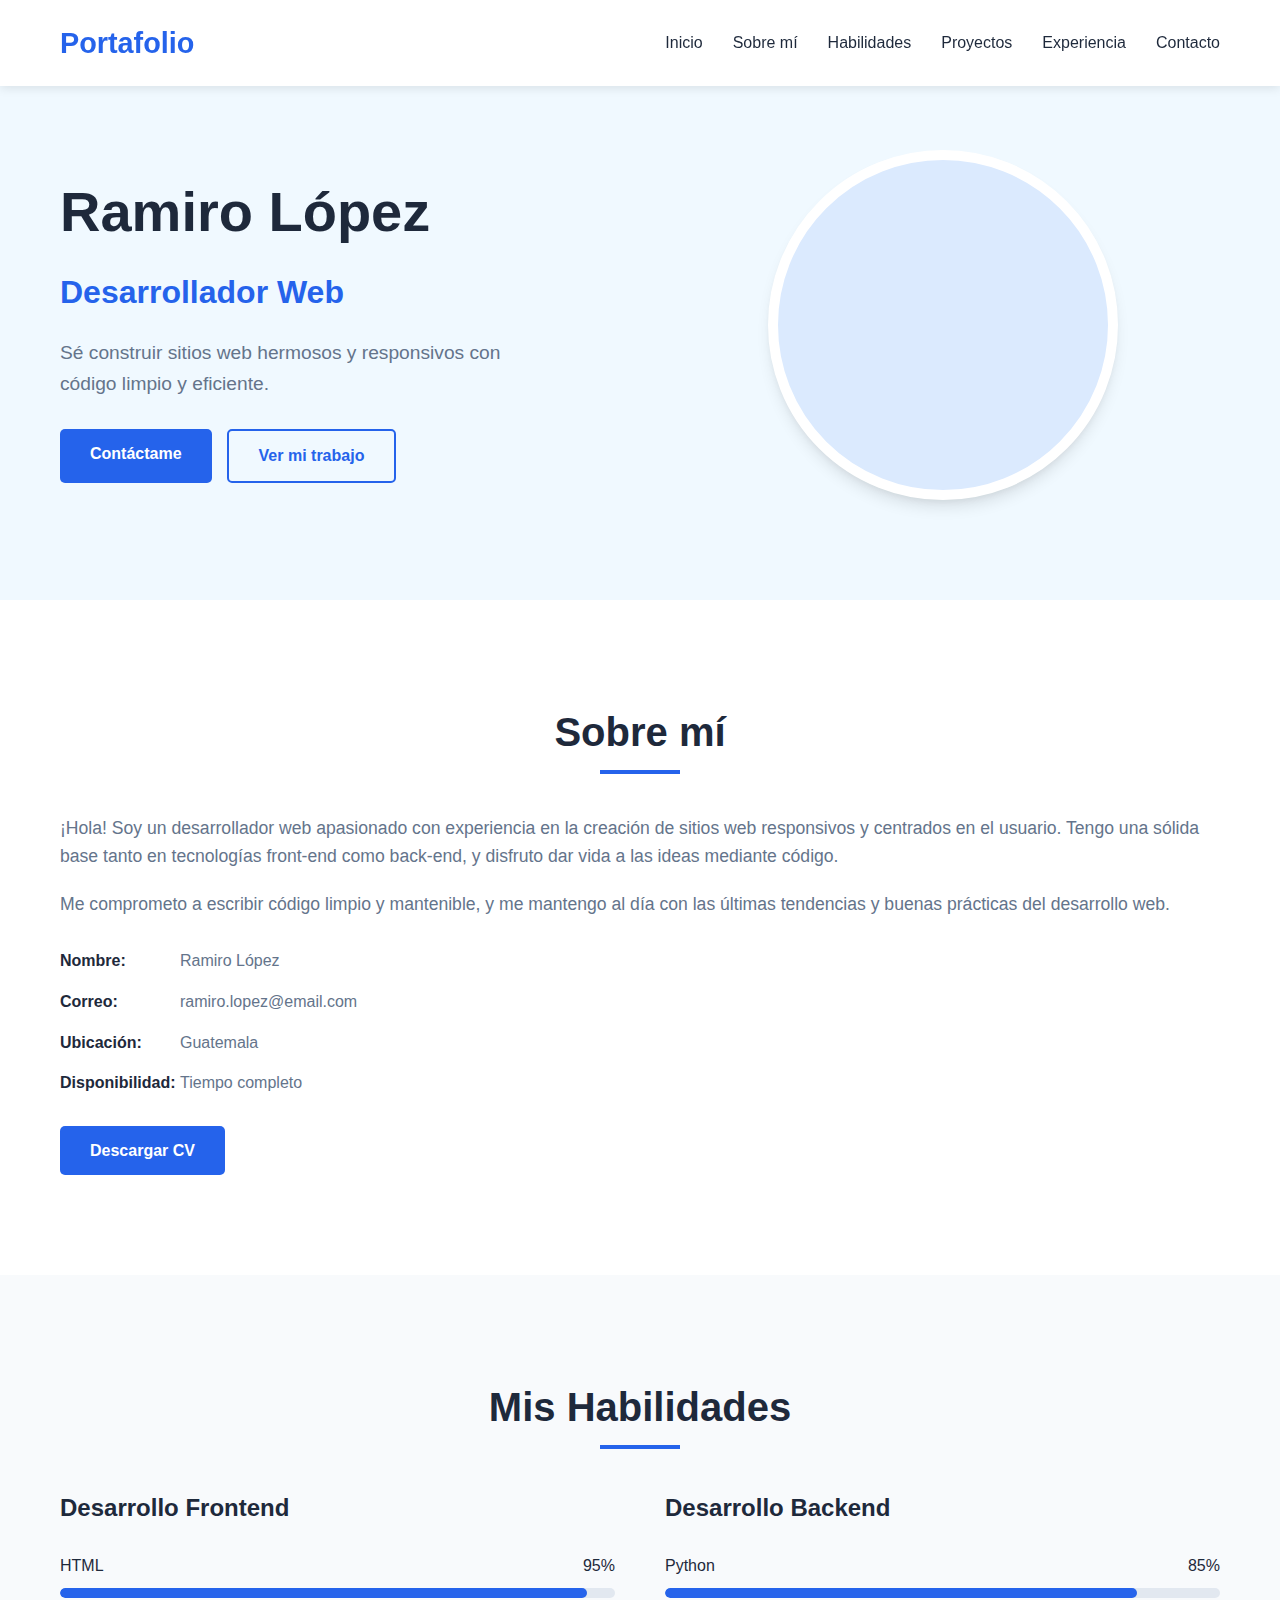
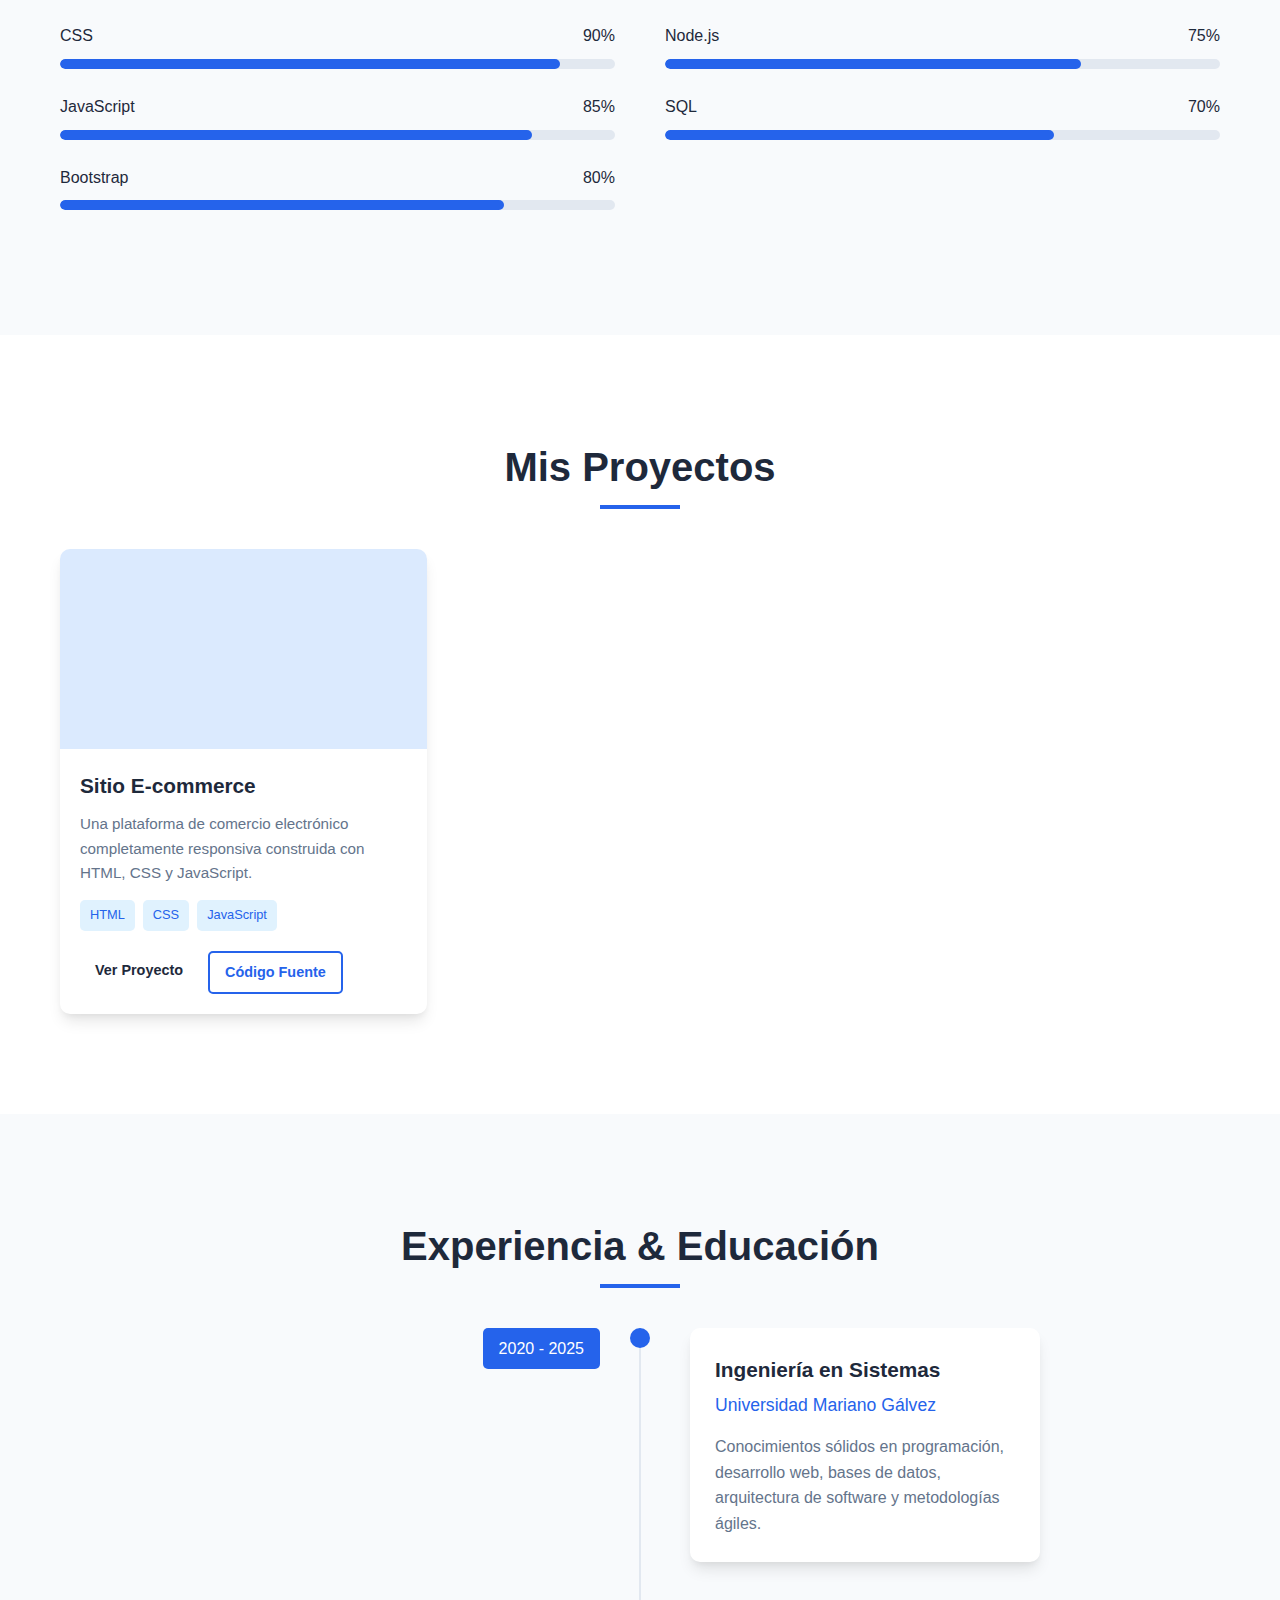
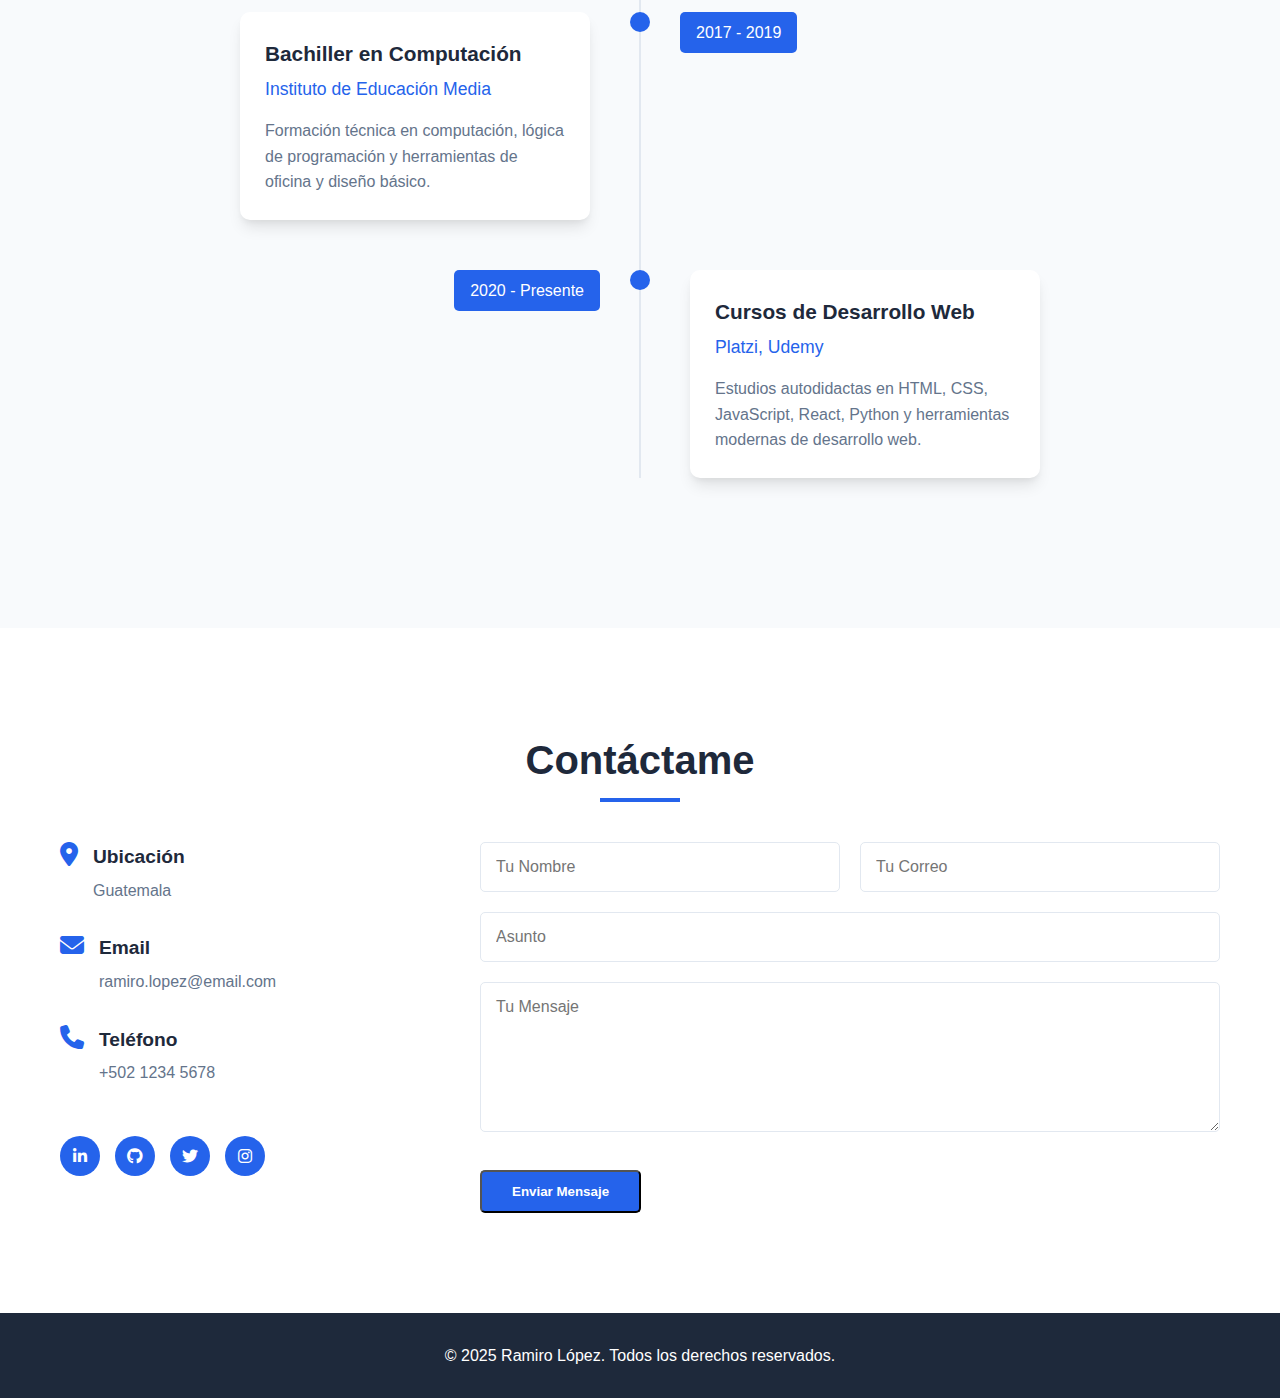
<file: 03 - portafolio/index.html>
<!DOCTYPE html>
<html lang="es">
<head>
    <meta charset="UTF-8">
    <meta name="viewport" content="width=device-width, initial-scale=1.0">
    <title>Portafolio de Desarrollador Web</title>
    <link rel="stylesheet" href="styles.css">
    <link rel="stylesheet" href="https://cdnjs.cloudflare.com/ajax/libs/font-awesome/6.4.0/css/all.min.css">
</head>
<body>
    <header>
        <div class="container">
            <nav>
                <div class="logo">Portafolio</div>
                <ul class="nav-links">
                    <li><a href="#home">Inicio</a></li>
                    <li><a href="#about">Sobre mí</a></li>
                    <li><a href="#skills">Habilidades</a></li>
                    <li><a href="#projects">Proyectos</a></li>
                    <li><a href="#experience">Experiencia</a></li>
                    <li><a href="#contact">Contacto</a></li>
                </ul>
                <div class="hamburger">
                    <span></span>
                    <span></span>
                    <span></span>
                </div>
            </nav>
        </div>
    </header>

    <section id="home" class="hero">
        <div class="container">
            <div class="hero-content">
                <h1>Ramiro López</h1>
                <h2>Desarrollador Web</h2>
                <p>Sé construir sitios web hermosos y responsivos con código limpio y eficiente.</p>
                <div class="cta-buttons">
                    <a href="#contact" class="btn primary-btn">Contáctame</a>
                    <a href="#projects" class="btn secondary-btn">Ver mi trabajo</a>
                </div>
            </div>
            <div class="hero-image">
                <div style="background-image: url(https://plus.unsplash.com/premium_photo-1689568126014-06fea9d5d341?fm=jpg&q=60&w=3000&ixlib=rb-4.0.3&ixid=M3wxMjA3fDB8MHxzZWFyY2h8MXx8cGVyZmlsfGVufDB8fDB8fHww);" class="profile-img">
                </div>
            </div>
        </div>
    </section>

    <section id="about" class="about">
        <div class="container">
            <h2 class="section-title">Sobre mí</h2>
            <div class="about-content">
                <div class="about-text">
                    <p>¡Hola! Soy un desarrollador web apasionado con experiencia en la creación de sitios web responsivos y centrados en el usuario. Tengo una sólida base tanto en tecnologías front-end como back-end, y disfruto dar vida a las ideas mediante código.</p>
                    <p>Me comprometo a escribir código limpio y mantenible, y me mantengo al día con las últimas tendencias y buenas prácticas del desarrollo web.</p>
                    <div class="personal-info">
                        <div class="info-item">
                            <span class="info-label">Nombre:</span>
                            <span class="info-value">Ramiro López</span>
                        </div>
                        <div class="info-item">
                            <span class="info-label">Correo:</span>
                            <span class="info-value">ramiro.lopez@email.com</span>
                        </div>
                        <div class="info-item">
                            <span class="info-label">Ubicación:</span>
                            <span class="info-value">Guatemala</span>
                        </div>
                        <div class="info-item">
                            <span class="info-label">Disponibilidad:</span>
                            <span class="info-value">Tiempo completo</span>
                        </div>
                    </div>
                    <a href="#" class="btn primary-btn">Descargar CV</a>
                </div>
            </div>
        </div>
    </section>

    <section id="skills" class="skills">
        <div class="container">
            <h2 class="section-title">Mis Habilidades</h2>
            <div class="skills-container">
                <div class="skill-category">
                    <h3>Desarrollo Frontend</h3>
                    <div class="skill-items">
                        <div class="skill-item">
                            <div class="skill-info">
                                <span>HTML</span>
                                <span>95%</span>
                            </div>
                            <div class="skill-bar"><div class="skill-progress" style="width: 95%"></div></div>
                        </div>
                        <div class="skill-item">
                            <div class="skill-info">
                                <span>CSS</span>
                                <span>90%</span>
                            </div>
                            <div class="skill-bar"><div class="skill-progress" style="width: 90%"></div></div>
                        </div>
                        <div class="skill-item">
                            <div class="skill-info">
                                <span>JavaScript</span>
                                <span>85%</span>
                            </div>
                            <div class="skill-bar"><div class="skill-progress" style="width: 85%"></div></div>
                        </div>
                        <div class="skill-item">
                            <div class="skill-info">
                                <span>Bootstrap</span>
                                <span>80%</span>
                            </div>
                            <div class="skill-bar"><div class="skill-progress" style="width: 80%"></div></div>
                        </div>
                    </div>
                </div>
                <div class="skill-category">
                    <h3>Desarrollo Backend</h3>
                    <div class="skill-items">
                        <div class="skill-item">
                            <div class="skill-info">
                                <span>Python</span>
                                <span>85%</span>
                            </div>
                            <div class="skill-bar"><div class="skill-progress" style="width: 85%"></div></div>
                        </div>
                        <div class="skill-item">
                            <div class="skill-info">
                                <span>Node.js</span>
                                <span>75%</span>
                            </div>
                            <div class="skill-bar"><div class="skill-progress" style="width: 75%"></div></div>
                        </div>
                        <div class="skill-item">
                            <div class="skill-info">
                                <span>SQL</span>
                                <span>70%</span>
                            </div>
                            <div class="skill-bar"><div class="skill-progress" style="width: 70%"></div></div>
                        </div>
                    </div>
                </div>
            </div>
        </div>
    </section>

    <section id="projects" class="projects">
        <div class="container">
            <h2 class="section-title">Mis Proyectos</h2>
            <div class="projects-grid">
                <!-- Ejemplo de proyecto traducido -->
                <div class="project-card">
                    <div class="project-img"></div>
                    <div class="project-content">
                        <h3>Sitio E-commerce</h3>
                        <p>Una plataforma de comercio electrónico completamente responsiva construida con HTML, CSS y JavaScript.</p>
                        <div class="project-tags">
                            <span>HTML</span>
                            <span>CSS</span>
                            <span>JavaScript</span>
                        </div>
                        <div class="project-links">
                            <a href="#" class="btn small-btn">Ver Proyecto</a>
                            <a href="#" class="btn small-btn secondary-btn">Código Fuente</a>
                        </div>
                    </div>
                </div>
                <!-- Repite el patrón para otros proyectos -->
            </div>
        </div>
    </section>

    <section id="experience" class="experience">
        <div class="container">
            <h2 class="section-title">Experiencia & Educación</h2>
            <div class="timeline">
                <div class="timeline-item">
                    <div class="timeline-dot"></div>
                    <div class="timeline-date">2020 - 2025</div>
                    <div class="timeline-content">
                        <h3>Ingeniería en Sistemas</h3>
                        <h4>Universidad Mariano Gálvez</h4>
                        <p>Conocimientos sólidos en programación, desarrollo web, bases de datos, arquitectura de software y metodologías ágiles.</p>
                    </div>
                </div>
                <div class="timeline-item">
                    <div class="timeline-dot"></div>
                    <div class="timeline-date">2017 - 2019</div>
                    <div class="timeline-content">
                        <h3>Bachiller en Computación</h3>
                        <h4>Instituto de Educación Media</h4>
                        <p>Formación técnica en computación, lógica de programación y herramientas de oficina y diseño básico.</p>
                    </div>
                </div>
                <div class="timeline-item">
                    <div class="timeline-dot"></div>
                    <div class="timeline-date">2020 - Presente</div>
                    <div class="timeline-content">
                        <h3>Cursos de Desarrollo Web</h3>
                        <h4>Platzi, Udemy</h4>
                        <p>Estudios autodidactas en HTML, CSS, JavaScript, React, Python y herramientas modernas de desarrollo web.</p>
                    </div>
                </div>
            </div>
        </div>
    </section>

    <section id="contact" class="contact">
        <div class="container">
            <h2 class="section-title">Contáctame</h2>
            <div class="contact-container">
                <div class="contact-info">
                    <div class="contact-item">
                        <i class="fas fa-map-marker-alt"></i>
                        <div>
                            <h3>Ubicación</h3>
                            <p>Guatemala</p>
                        </div>
                    </div>
                    <div class="contact-item">
                        <i class="fas fa-envelope"></i>
                        <div>
                            <h3>Email</h3>
                            <p>ramiro.lopez@email.com</p>
                        </div>
                    </div>
                    <div class="contact-item">
                        <i class="fas fa-phone"></i>
                        <div>
                            <h3>Teléfono</h3>
                            <p>+502 1234 5678</p>
                        </div>
                    </div>
                    <div class="social-links">
                        <a href="#" class="social-link"><i class="fab fa-linkedin-in"></i></a>
                        <a href="#" class="social-link"><i class="fab fa-github"></i></a>
                        <a href="#" class="social-link"><i class="fab fa-twitter"></i></a>
                        <a href="#" class="social-link"><i class="fab fa-instagram"></i></a>
                    </div>
                </div>
                <div class="contact-form">
                    <form>
                        <div class="form-group">
                            <input type="text" placeholder="Tu Nombre" required>
                        </div>
                        <div class="form-group">
                            <input type="email" placeholder="Tu Correo" required>
                        </div>
                        <div class="form-group">
                            <input type="text" placeholder="Asunto" required>
                        </div>
                        <div class="form-group">
                            <textarea placeholder="Tu Mensaje" required></textarea>
                        </div>
                        <button type="submit" class="btn primary-btn">Enviar Mensaje</button>
                    </form>
                </div>
            </div>
        </div>
    </section>

    <footer>
        <div class="container">
            <p>&copy; 2025 Ramiro López. Todos los derechos reservados.</p>
        </div>
    </footer>

    <script>
        document.addEventListener('DOMContentLoaded', function() {
            const hamburger = document.querySelector('.hamburger');
            const navLinks = document.querySelector('.nav-links');
            
            hamburger.addEventListener('click', function() {
                navLinks.classList.toggle('active');
                hamburger.classList.toggle('active');
            });

            document.querySelectorAll('.nav-links a').forEach(link => {
                link.addEventListener('click', () => {
                    navLinks.classList.remove('active');
                    hamburger.classList.remove('active');
                });
            });
        });
    </script>
</body>
</html>
</file>
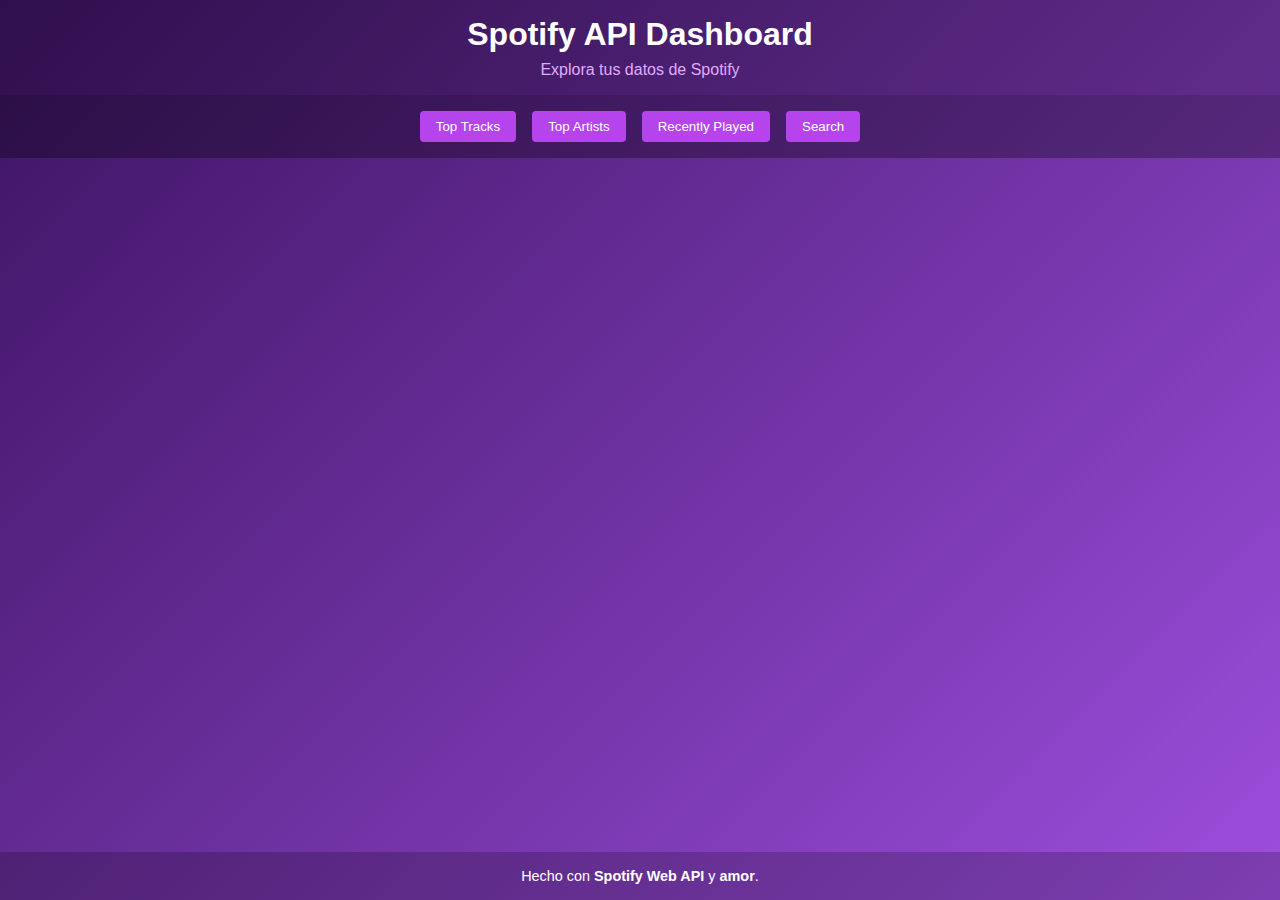
<file: 06 - Consumo APIs/index.html>
<!DOCTYPE html>
<html lang="es">
<head>
  <meta charset="UTF-8" />
  <meta name="viewport" content="width=device-width, initial-scale=1.0" />
  <title>Spotify API Dashboard</title>
  <link rel="stylesheet" href="./style.css">
</head>
<body>
  <header>
    <h1>Spotify API Dashboard</h1>
    <p>Explora tus datos de Spotify</p>
  </header>
  <nav>
    <button onclick="setView('topTracks')">Top Tracks</button>
    <button onclick="setView('topArtists')">Top Artists</button>
    <button onclick="setView('recentlyPlayed')">Recently Played</button>
    <button onclick="setView('search')">Search</button>
  </nav>
  <section id="content">
    <!-- Aquí se inyectará el contenido dinámico -->
  </section>
  <footer>
    Hecho con <strong>Spotify Web API</strong> y <strong>amor</strong>.
  </footer>
  <script src="./script.js"></script>
</body>
</html>
</file>
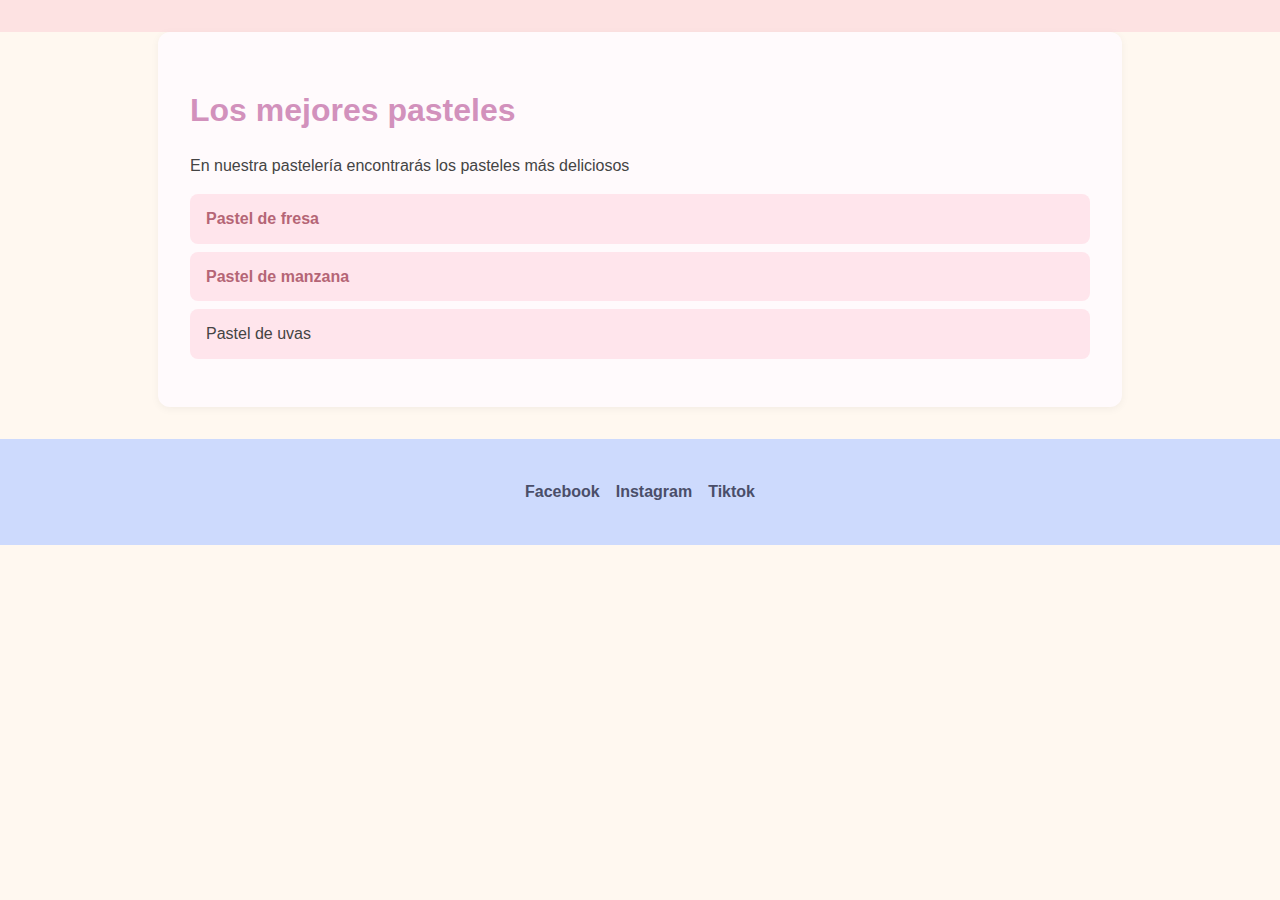
<file: estilos/index.html>
<!DOCTYPE html>
<html lang="en">
<head>
    <meta charset="UTF-8">
    <meta name="viewport" content="width=device-width, initial-scale=1.0">
    <title>Pastelería</title>
    <link rel="stylesheet" href="./style.css">
</head>
<body>
    <header>
        <nav></nav>
    </header>
    <main>
        <section>
            <h1>Los mejores pasteles</h1>
            <p>En nuestra pastelería encontrarás los pasteles más deliciosos</p>
            <ul>
                <li><a href="./pagina2.html">Pastel de fresa</a></li>
                <li><a href="./pastel_manzana.html">Pastel de manzana</a></li>
                <li>Pastel de uvas</li>
            </ul>
        </section>
    </main>
    <footer>
        <ul>
            <li>Facebook</li>
            <li>Instagram</li>
            <li>Tiktok</li>
        </ul>
    </footer>
</body>
</html>
</file>
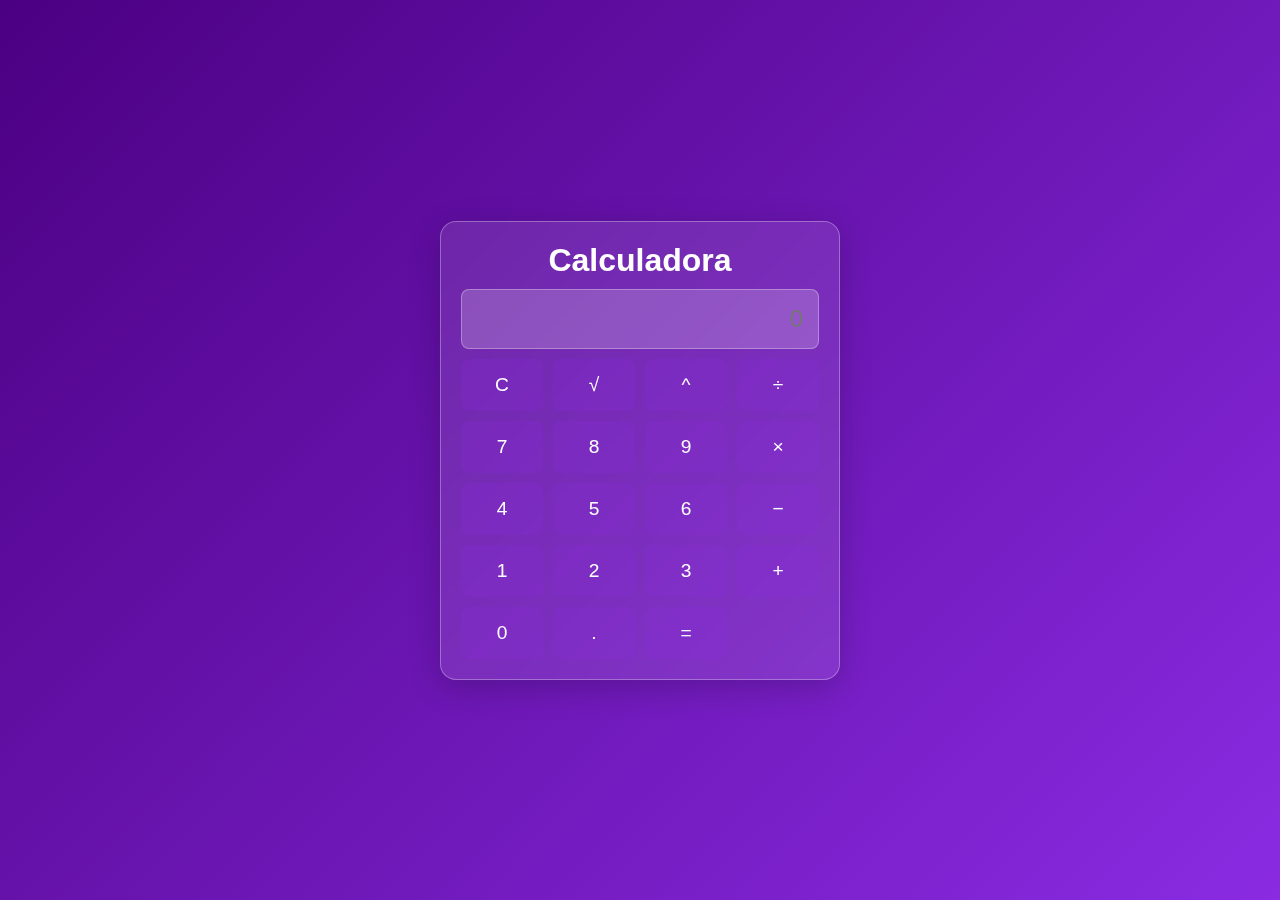
<file: 08 - localstorage/calculadora/index.html>
<!DOCTYPE html>
<html lang="es">
<head>
  <meta charset="UTF-8">
  <meta name="viewport" content="width=device-width, initial-scale=1.0">
  <title>Calculadora Avanzada</title>
  <link rel="stylesheet" href="./styles.css">
</head>
<body>
  <div class="container">
    <header>
      <h1>Calculadora</h1>
    </header>
    <div class="calculator">
      <input type="text" id="display" disabled placeholder="0" />
      <div class="buttons">
        <!-- Row 1 -->
        <button data-op="clear">C</button>
        <button data-op="sqrt">√</button>
        <button data-op="^">^</button>
        <button data-op="/">÷</button>
        <!-- Row 2 -->
        <button data-op="7">7</button>
        <button data-op="8">8</button>
        <button data-op="9">9</button>
        <button data-op="*">×</button>
        <!-- Row 3 -->
        <button data-op="4">4</button>
        <button data-op="5">5</button>
        <button data-op="6">6</button>
        <button data-op="-">−</button>
        <!-- Row 4 -->
        <button data-op="1">1</button>
        <button data-op="2">2</button>
        <button data-op="3">3</button>
        <button data-op="+">+</button>
        <!-- Row 5 -->
        <button data-op="0">0</button>
        <button data-op=".">.</button>
        <button data-op="=">=</button>
      </div>
    </div>
  </div>
  <script src="./script.js"></script>
</body>
</html>
</file>
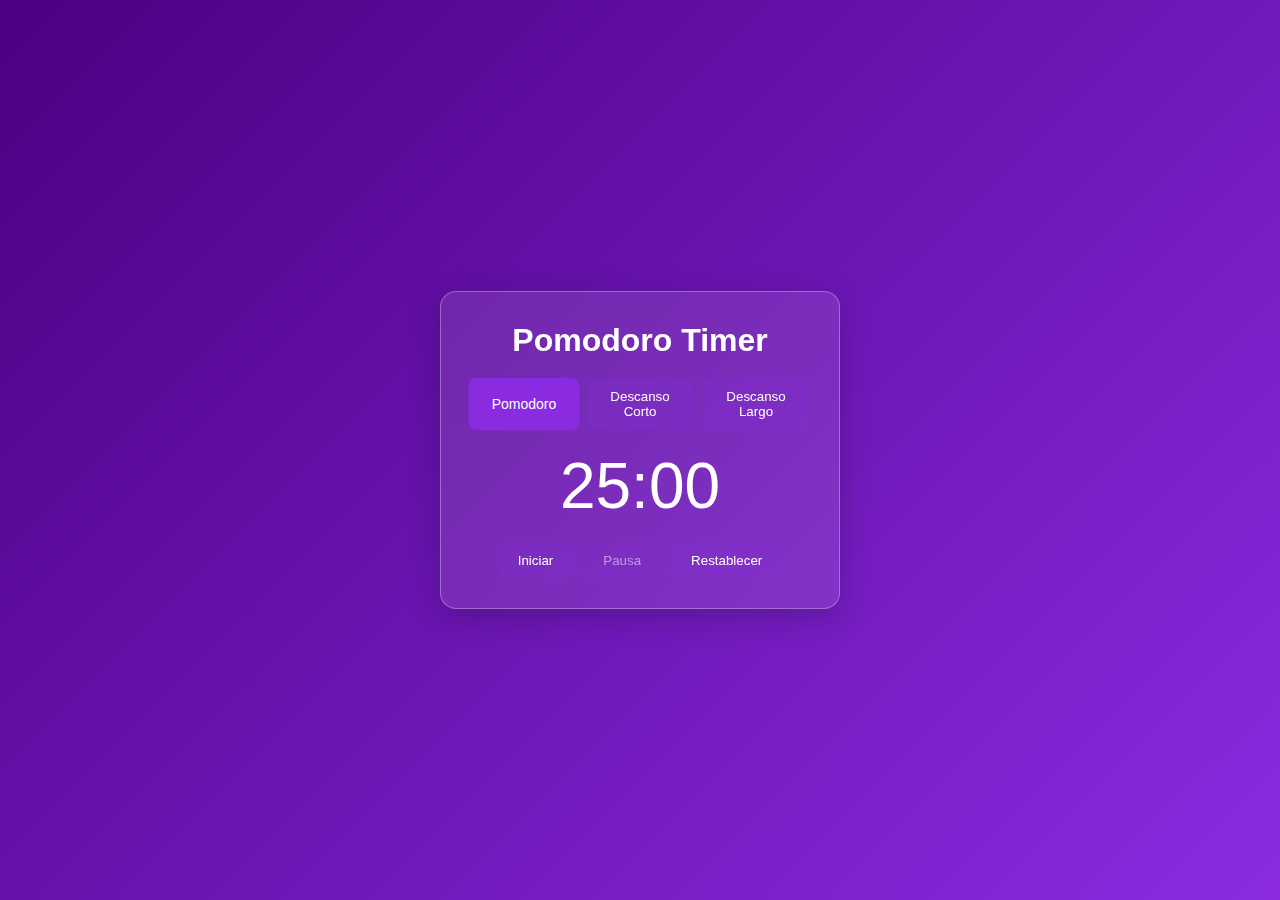
<file: 08 - localstorage/pomodoro/index.html>
<!DOCTYPE html>
<html lang="es">
  <head>
    <meta charset="UTF-8" />
    <meta name="viewport" content="width=device-width, initial-scale=1.0" />
    <title>Pomodoro App</title>
    <link rel="stylesheet" href="./styles.css" />
  </head>
  <body>
    <div class="container">
      <header>
        <h1>Pomodoro Timer</h1>
      </header>
      <div class="mode-select">
        <button data-mode="pomodoro" class="active">Pomodoro</button>
        <button data-mode="short">Descanso Corto</button>
        <button data-mode="long">Descanso Largo</button>
      </div>
      <div class="timer-display">
        <span id="minutes">25</span>:<span id="seconds">00</span>
      </div>
      <div class="controls">
        <button id="startBtn">Iniciar</button>
        <button id="pauseBtn" disabled>Pausa</button>
        <button id="resetBtn">Restablecer</button>
      </div>
    </div>
    <script src="./script.js"></script>
  </body>
</html>
</file>
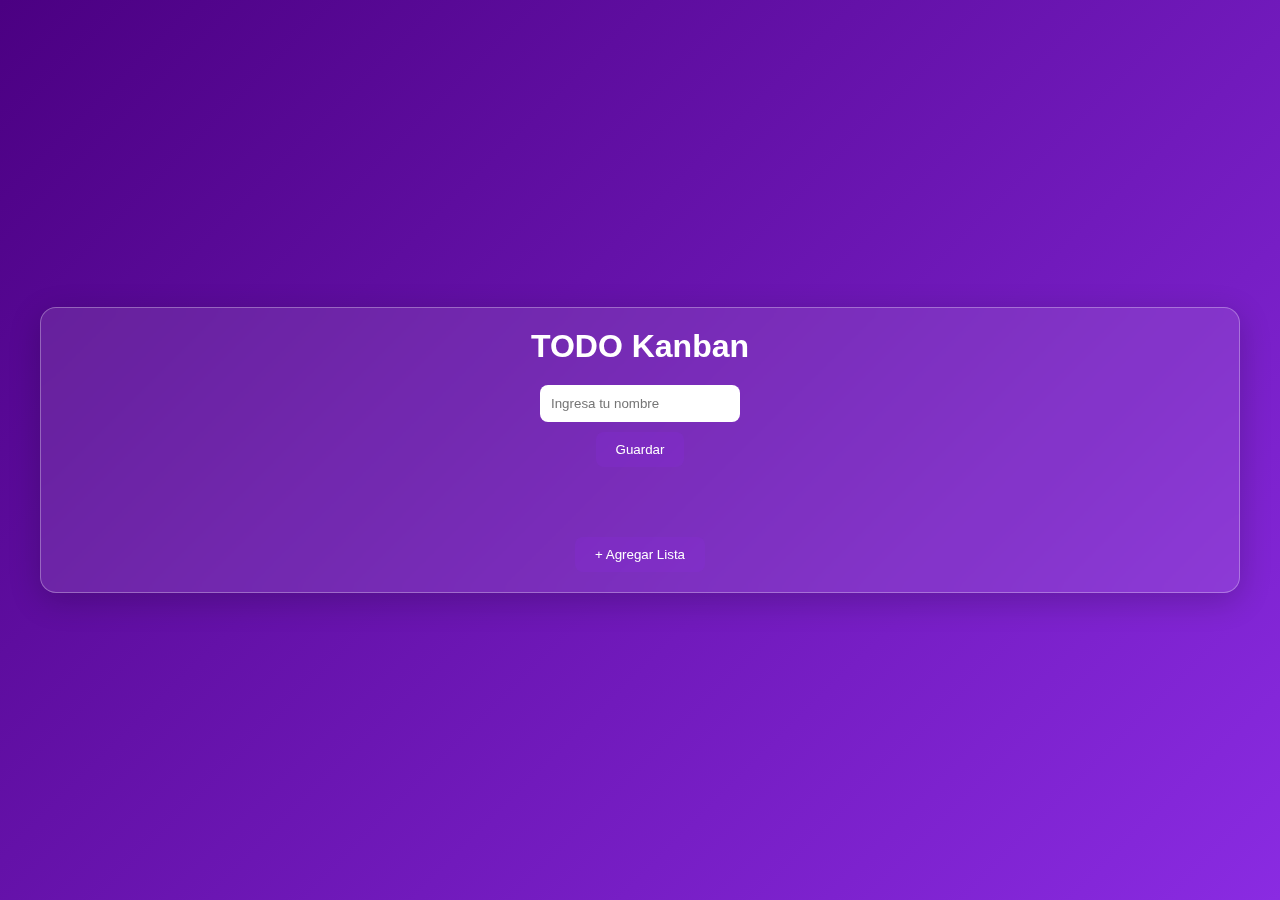
<file: 08 - localstorage/todo/index.html>
<!DOCTYPE html>
<html lang="es">
<head>
  <meta charset="UTF-8">
  <meta name="viewport" content="width=device-width, initial-scale=1.0">
  <title>TODO Kanban - estilo Trello</title>
  <link rel="stylesheet" href="./styles.css">
</head>
<body>
  <div class="container">
    <header>
      <h1>TODO Kanban</h1>
    </header>
    <div id="login">
      <input type="text" id="usernameInput" placeholder="Ingresa tu nombre" />
      <button id="saveUserBtn">Guardar</button>
    </div>
    <div id="app" class="hidden">
      <div id="welcome"></div>
      <div id="boards"></div>
      <button id="addBoardBtn">+ Agregar Lista</button>
    </div>
  </div>
  <script src="./script.js"></script>
</body>
</html>
</file>
<file: 03 - portafolio/styles.css>
/* Base Styles */
:root {
    --primary-color: #2563eb;
    --secondary-color: #1e40af;
    --dark-color: #1e293b;
    --light-color: #f8fafc;
    --gray-color: #64748b;
    --border-color: #e2e8f0;
    --box-shadow: 0 10px 15px -3px rgba(0, 0, 0, 0.1), 0 4px 6px -2px rgba(0, 0, 0, 0.05);
  }
  
  * {
    margin: 0;
    padding: 0;
    box-sizing: border-box;
  }
  
  html {
    scroll-behavior: smooth;
  }
  
  body {
    font-family: "Segoe UI", Tahoma, Geneva, Verdana, sans-serif;
    line-height: 1.6;
    color: var(--dark-color);
    background-color: var(--light-color);
  }
  
  a {
    text-decoration: none;
    color: inherit;
  }
  
  ul {
    list-style: none;
  }
  
  img {
    max-width: 100%;
    height: auto;
  }
  
  .container {
    max-width: 1200px;
    margin: 0 auto;
    padding: 0 20px;
  }
  
  .section-title {
    font-size: 2.5rem;
    text-align: center;
    margin-bottom: 50px;
    position: relative;
    color: var(--dark-color);
  }
  
  .section-title::after {
    content: "";
    position: absolute;
    bottom: -10px;
    left: 50%;
    transform: translateX(-50%);
    width: 80px;
    height: 4px;
    background-color: var(--primary-color);
  }
  
  section {
    padding: 100px 0;
  }
  
  /* Buttons */
  .btn {
    display: inline-block;
    padding: 12px 30px;
    border-radius: 5px;
    font-weight: 600;
    transition: all 0.3s ease;
    cursor: pointer;
    text-align: center;
  }
  
  .primary-btn {
    background-color: var(--primary-color);
    color: white;
  }
  
  .primary-btn:hover {
    background-color: var(--secondary-color);
  }
  
  .secondary-btn {
    background-color: transparent;
    color: var(--primary-color);
    border: 2px solid var(--primary-color);
  }
  
  .secondary-btn:hover {
    background-color: var(--primary-color);
    color: white;
  }
  
  .small-btn {
    padding: 8px 15px;
    font-size: 0.9rem;
  }
  
  /* Header & Navigation */
  header {
    position: fixed;
    top: 0;
    left: 0;
    width: 100%;
    background-color: white;
    box-shadow: 0 2px 10px rgba(0, 0, 0, 0.1);
    z-index: 1000;
  }
  
  nav {
    display: flex;
    justify-content: space-between;
    align-items: center;
    padding: 20px 0;
  }
  
  .logo {
    font-size: 1.8rem;
    font-weight: 700;
    color: var(--primary-color);
  }
  
  .nav-links {
    display: flex;
    gap: 30px;
  }
  
  .nav-links a {
    font-weight: 500;
    transition: color 0.3s ease;
  }
  
  .nav-links a:hover {
    color: var(--primary-color);
  }
  
  .hamburger {
    display: none;
    flex-direction: column;
    cursor: pointer;
  }
  
  .hamburger span {
    width: 25px;
    height: 3px;
    background-color: var(--dark-color);
    margin: 3px 0;
    transition: all 0.3s ease;
  }
  
  /* Hero Section */
  .hero {
    padding-top: 150px;
    padding-bottom: 100px;
    background-color: #f0f9ff;
  }
  
  .hero .container {
    display: flex;
    align-items: center;
    justify-content: space-between;
    gap: 50px;
  }
  
  .hero-content {
    flex: 1;
  }
  
  .hero-content h1 {
    font-size: 3.5rem;
    margin-bottom: 10px;
    color: var(--dark-color);
  }
  
  .hero-content h2 {
    font-size: 2rem;
    color: var(--primary-color);
    margin-bottom: 20px;
  }
  
  .hero-content p {
    font-size: 1.2rem;
    color: var(--gray-color);
    margin-bottom: 30px;
    max-width: 500px;
  }
  
  .cta-buttons {
    display: flex;
    gap: 15px;
  }
  
  .hero-image {
    flex: 1;
    display: flex;
    justify-content: center;
  }
  
  .profile-img {
    width: 350px;
    height: 350px;
    border-radius: 50%;
    background-color: #dbeafe;
    background-image: url("https://via.placeholder.com/350");
    background-size: cover;
    background-position: center;
    border: 10px solid white;
    box-shadow: var(--box-shadow);
  }
  
  /* About Section */
  .about {
    background-color: white;
  }
  
  .about-content {
    display: flex;
    gap: 50px;
    align-items: center;
  }
  
  .about-text {
    flex: 1;
  }
  
  .about-text p {
    margin-bottom: 20px;
    color: var(--gray-color);
    font-size: 1.1rem;
  }
  
  .personal-info {
    margin: 30px 0;
  }
  
  .info-item {
    margin-bottom: 15px;
    display: flex;
  }
  
  .info-label {
    font-weight: 600;
    min-width: 120px;
  }
  
  .info-value {
    color: var(--gray-color);
  }
  
  /* Skills Section */
  .skills {
    background-color: #f8fafc;
  }
  
  .skills-container {
    display: grid;
    grid-template-columns: repeat(auto-fit, minmax(450px, 1fr));
    gap: 50px;
  }
  
  .skill-category h3 {
    font-size: 1.5rem;
    margin-bottom: 25px;
    color: var(--dark-color);
  }
  
  .skill-item {
    margin-bottom: 25px;
  }
  
  .skill-info {
    display: flex;
    justify-content: space-between;
    margin-bottom: 10px;
  }
  
  .skill-bar {
    height: 10px;
    background-color: var(--border-color);
    border-radius: 5px;
    overflow: hidden;
  }
  
  .skill-progress {
    height: 100%;
    background-color: var(--primary-color);
    border-radius: 5px;
  }
  
  /* Projects Section */
  .projects {
    background-color: white;
  }
  
  .projects-grid {
    display: grid;
    grid-template-columns: repeat(auto-fill, minmax(300px, 1fr));
    gap: 30px;
  }
  
  .project-card {
    background-color: white;
    border-radius: 10px;
    overflow: hidden;
    box-shadow: var(--box-shadow);
    transition: transform 0.3s ease;
  }
  
  .project-card:hover {
    transform: translateY(-10px);
  }
  
  .project-img {
    height: 200px;
    background-color: #dbeafe;
    background-image: url("https://via.placeholder.com/300x200");
    background-size: cover;
    background-position: center;
  }
  
  .project-content {
    padding: 20px;
  }
  
  .project-content h3 {
    font-size: 1.3rem;
    margin-bottom: 10px;
    color: var(--dark-color);
  }
  
  .project-content p {
    color: var(--gray-color);
    margin-bottom: 15px;
    font-size: 0.95rem;
  }
  
  .project-tags {
    display: flex;
    flex-wrap: wrap;
    gap: 8px;
    margin-bottom: 20px;
  }
  
  .project-tags span {
    background-color: #e0f2fe;
    color: var(--primary-color);
    padding: 5px 10px;
    border-radius: 5px;
    font-size: 0.8rem;
    font-weight: 500;
  }
  
  .project-links {
    display: flex;
    gap: 10px;
  }
  
  /* Experience & Education Section */
  .experience {
    background-color: #f8fafc;
  }
  
  .timeline {
    position: relative;
    max-width: 800px;
    margin: 0 auto;
  }
  
  .timeline::before {
    content: "";
    position: absolute;
    top: 0;
    left: 50%;
    transform: translateX(-50%);
    width: 2px;
    height: 100%;
    background-color: var(--border-color);
  }
  
  .timeline-item {
    position: relative;
    margin-bottom: 50px;
  }
  
  .timeline-dot {
    position: absolute;
    top: 0;
    left: 50%;
    transform: translateX(-50%);
    width: 20px;
    height: 20px;
    border-radius: 50%;
    background-color: var(--primary-color);
    z-index: 1;
  }
  
  .timeline-date {
    position: absolute;
    top: 0;
    left: calc(50% + 40px);
    background-color: var(--primary-color);
    color: white;
    padding: 8px 16px;
    border-radius: 5px;
    font-weight: 500;
  }
  
  .timeline-content {
    position: relative;
    width: calc(50% - 50px);
    padding: 25px;
    background-color: white;
    border-radius: 10px;
    box-shadow: var(--box-shadow);
  }
  
  .timeline-item:nth-child(odd) .timeline-content {
    margin-left: auto;
  }
  
  .timeline-item:nth-child(odd) .timeline-date {
    left: auto;
    right: calc(50% + 40px);
  }
  
  .timeline-content h3 {
    font-size: 1.3rem;
    margin-bottom: 5px;
    color: var(--dark-color);
  }
  
  .timeline-content h4 {
    font-size: 1.1rem;
    color: var(--primary-color);
    margin-bottom: 15px;
    font-weight: 500;
  }
  
  .timeline-content p {
    color: var(--gray-color);
  }
  
  /* Contact Section */
  .contact {
    background-color: white;
  }
  
  .contact-container {
    display: grid;
    grid-template-columns: 1fr 2fr;
    gap: 50px;
  }
  
  .contact-info {
    display: flex;
    flex-direction: column;
    gap: 30px;
  }
  
  .contact-item {
    display: flex;
    align-items: flex-start;
    gap: 15px;
  }
  
  .contact-item i {
    font-size: 1.5rem;
    color: var(--primary-color);
  }
  
  .contact-item h3 {
    font-size: 1.2rem;
    margin-bottom: 5px;
  }
  
  .contact-item p {
    color: var(--gray-color);
  }
  
  .social-links {
    display: flex;
    gap: 15px;
    margin-top: 20px;
  }
  
  .social-link {
    display: flex;
    align-items: center;
    justify-content: center;
    width: 40px;
    height: 40px;
    border-radius: 50%;
    background-color: var(--primary-color);
    color: white;
    transition: all 0.3s ease;
  }
  
  .social-link:hover {
    background-color: var(--secondary-color);
    transform: translateY(-5px);
  }
  
  .contact-form form {
    display: grid;
    grid-template-columns: 1fr 1fr;
    gap: 20px;
  }
  
  .form-group {
    margin-bottom: 0;
  }
  
  .form-group:nth-child(3),
  .form-group:nth-child(4) {
    grid-column: span 2;
  }
  
  .contact-form input,
  .contact-form textarea {
    width: 100%;
    padding: 15px;
    border: 1px solid var(--border-color);
    border-radius: 5px;
    font-family: inherit;
    font-size: 1rem;
    transition: border-color 0.3s ease;
  }
  
  .contact-form input:focus,
  .contact-form textarea:focus {
    outline: none;
    border-color: var(--primary-color);
  }
  
  .contact-form textarea {
    height: 150px;
    resize: vertical;
  }
  
  .contact-form button {
    grid-column: span 2;
    justify-self: start;
    margin-top: 10px;
  }
  
  /* Footer */
  footer {
    background-color: var(--dark-color);
    color: white;
    text-align: center;
    padding: 30px 0;
  }
  
  /* Responsive Design */
  @media (max-width: 992px) {
    .hero .container {
      flex-direction: column-reverse;
      text-align: center;
    }
  
    .hero-content p {
      margin: 0 auto 30px;
    }
  
    .cta-buttons {
      justify-content: center;
    }
  
    .about-content {
      flex-direction: column;
      text-align: center;
    }
  
    .info-item {
      justify-content: center;
    }
  
    .skills-container {
      grid-template-columns: 1fr;
    }
  
    .contact-container {
      grid-template-columns: 1fr;
    }
  }
  
  @media (max-width: 768px) {
    .section-title {
      font-size: 2rem;
    }
  
    .hero-content h1 {
      font-size: 2.5rem;
    }
  
    .hero-content h2 {
      font-size: 1.5rem;
    }
  
    .profile-img {
      width: 250px;
      height: 250px;
    }
  
    .nav-links {
      position: fixed;
      top: 80px;
      left: -100%;
      width: 100%;
      height: calc(100vh - 80px);
      background-color: white;
      flex-direction: column;
      align-items: center;
      justify-content: center;
      transition: left 0.3s ease;
      gap: 40px;
      font-size: 1.2rem;
    }
  
    .nav-links.active {
      left: 0;
    }
  
    .hamburger {
      display: flex;
    }
  
    .hamburger.active span:nth-child(1) {
      transform: rotate(45deg) translate(6px, 6px);
    }
  
    .hamburger.active span:nth-child(2) {
      opacity: 0;
    }
  
    .hamburger.active span:nth-child(3) {
      transform: rotate(-45deg) translate(6px, -6px);
    }
  
    .timeline::before {
      left: 20px;
    }
  
    .timeline-dot {
      left: 20px;
    }
  
    .timeline-date {
      left: 60px;
      top: -30px;
      width: fit-content;
    }
  
    .timeline-content {
      width: calc(100% - 70px);
      margin-left: 70px !important;
    }
  
    .timeline-item:nth-child(odd) .timeline-date {
      right: auto;
      left: 60px;
    }
  
    .contact-form form {
      grid-template-columns: 1fr;
    }
  
    .form-group:nth-child(3) {
      grid-column: span 1;
    }
  }
  
  @media (max-width: 576px) {
    section {
      padding: 70px 0;
    }
  
    .hero-content h1 {
      font-size: 2rem;
    }
  
    .profile-img {
      width: 200px;
      height: 200px;
    }
  
    .projects-grid {
      grid-template-columns: 1fr;
    }
  }
</file>
<file: 06 - Consumo APIs/style.css>
:root {
  --color-bg-gradient-start: #3c1361;
  --color-bg-gradient-end: #9d4edd;
  --color-primary: #b644ed;
  --color-accent: #e0aaff;
  --color-white: #ffffff;
}
* {
  box-sizing: border-box;
  margin: 0;
  padding: 0;
  font-family: sans-serif;
}
body {
  background: linear-gradient(
    135deg,
    var(--color-bg-gradient-start),
    var(--color-bg-gradient-end)
  );
  color: var(--color-white);
  min-height: 100vh;
  display: flex;
  flex-direction: column;
}
header {
  text-align: center;
  padding: 1rem;
  background-color: rgba(0, 0, 0, 0.2);
}
header h1 {
  font-size: 2rem;
  margin-bottom: 0.5rem;
}
header p {
  font-size: 1rem;
  color: var(--color-accent);
}
nav {
  display: flex;
  justify-content: center;
  gap: 1rem;
  padding: 1rem;
  background-color: rgba(0, 0, 0, 0.3);
}
nav button {
  background-color: var(--color-primary);
  color: var(--color-white);
  border: none;
  padding: 0.5rem 1rem;
  border-radius: 4px;
  cursor: pointer;
  transition: background-color 0.3s;
}
nav button:hover {
  background-color: var(--color-accent);
}
/* Contenedor principal: en vistas de cards se utiliza grid */
#content {
  flex: 1;
  max-width: 1200px;
  margin: 0 auto;
  padding: 2rem 1rem;
  display: grid;
  gap: 2rem;
  grid-template-columns: repeat(auto-fill, minmax(250px, 1fr));
}
.track-card,
.artist-card {
  background-color: rgba(255, 255, 255, 0.05);
  border-radius: 8px;
  overflow: hidden;
  display: flex;
  flex-direction: column;
  transition: transform 0.3s;
}
.track-card:hover,
.artist-card:hover {
  transform: translateY(-4px);
}
.track-image,
.artist-image {
  width: 100%;
  object-fit: cover;
  aspect-ratio: 1 / 1;
}
.info {
  padding: 1rem;
  display: flex;
  flex-direction: column;
  gap: 0.5rem;
}
.title {
  font-size: 1.1rem;
  font-weight: bold;
  color: var(--color-accent);
}
.subtitle {
  font-size: 0.95rem;
}
/* Diseño corregido para la barra de búsqueda */
.search-container {
  display: flex;
  justify-content: center;
  align-items: center;
  gap: 1rem;
  margin-bottom: 2rem;
  max-width: 600px;
  margin: 2rem auto;
  grid-column: 1 / -1;
}
.search-container input {
  width: 100%;
  padding: 0.5rem;
  border-radius: 4px;
  border: none;
  font-size: 1rem;
}
.search-container button {
  background-color: var(--color-primary);
  color: var(--color-white);
  border: none;
  padding: 0.5rem 1rem;
  border-radius: 4px;
  cursor: pointer;
  transition: background-color 0.3s;
}
.search-container button:hover {
  background-color: var(--color-accent);
}
/* Secciones de resultados de búsqueda, separadas por tipo */
.search-result-section {
  grid-column: 1 / -1;
}
.search-result-section h2 {
  margin-bottom: 1rem;
  color: var(--color-accent);
  text-align: center;
}
.result-grid {
  display: grid;
  gap: 2rem;
  grid-template-columns: repeat(auto-fill, minmax(250px, 1fr));
}
footer {
  text-align: center;
  padding: 1rem;
  font-size: 0.9rem;
  background-color: rgba(0, 0, 0, 0.2);
}
@media (max-width: 480px) {
  header h1 {
    font-size: 1.5rem;
  }
  #content {
    padding: 1rem 0.5rem;
    gap: 1rem;
  }
  .search-container input {
    width: 100%;
  }
}
</file>
<file: estilos/style.css>
/* Fuente general */
body {
    margin: 0;
    padding: 0;
    font-family: 'Segoe UI', Tahoma, Geneva, Verdana, sans-serif;
    background-color: #fff8f0;
    color: #444;
    line-height: 1.6;
}

/* Encabezado y navegación */
header {
    background-color: #fde2e2;
    padding: 1rem;
    text-align: center;
}

nav {
    max-width: 900px;
    margin: 0 auto;
}

/* Títulos */
h1 {
    color: #d291bc;
    font-size: 2rem;
    margin-bottom: 0.5rem;
}

h2 {
    color: #8ec5fc;
    font-size: 1.5rem;
}

/* Sección principal */
main {
    padding: 2rem;
    max-width: 900px;
    margin: auto;
    background-color: #fffafc;
    border-radius: 12px;
    box-shadow: 0 2px 8px rgba(0, 0, 0, 0.05);
}

/* Listas */
ul {
    list-style-type: none;
    padding: 0;
}

li {
    background-color: #ffe5ec;
    margin: 0.5rem 0;
    padding: 0.75rem 1rem;
    border-radius: 8px;
    transition: background-color 0.3s ease;
}

li:hover {
    background-color: #fcd5ce;
}

a {
    text-decoration: none;
    color: #b56576;
    font-weight: bold;
}

a:hover {
    color: #6d6875;
}

/* Pie de página */
footer {
    background-color: #cddafd;
    padding: 1rem;
    text-align: center;
    margin-top: 2rem;
}

footer ul {
    display: flex;
    justify-content: center;
    gap: 1rem;
}

footer li {
    background: none;
    padding: 0;
    color: #4a4e69;
    font-weight: bold;
}

/* Responsive */
@media (max-width: 600px) {
    main {
        padding: 1rem;
    }

    h1 {
        font-size: 1.5rem;
    }

    h2 {
        font-size: 1.2rem;
    }

    footer ul {
        flex-direction: column;
        gap: 0.5rem;
    }
}

.imagen-pastel {
    width: 150px;
}
</file>
<file: 08 - localstorage/calculadora/styles.css>
:root {
  --purple-glass: rgba(138, 43, 226, 0.2);
  --white-glass: rgba(255, 255, 255, 0.1);
  --border-glass: rgba(255, 255, 255, 0.3);
  --card-hover: rgba(255, 255, 255, 0.2);
}
* { box-sizing: border-box; margin: 0; padding: 0; }
body {
  font-family: 'Segoe UI', sans-serif;
  background: linear-gradient(135deg, #4b0082, #8a2be2);
  display: flex;
  align-items: center;
  justify-content: center;
  min-height: 100vh;
  padding: 20px;
}
.container {
  background: var(--white-glass);
  backdrop-filter: blur(10px);
  border: 1px solid var(--border-glass);
  border-radius: 16px;
  padding: 20px;
  width: 100%;
  max-width: 400px;
  box-shadow: 0 8px 32px rgba(0,0,0,0.2);
}
header { text-align: center; color: #fff; margin-bottom: 10px; }
.calculator { display: flex; flex-direction: column; gap: 10px; }
#display {
  width: 100%;
  padding: 15px;
  font-size: 1.5rem;
  border-radius: 8px;
  border: 1px solid var(--border-glass);
  backdrop-filter: blur(4px);
  background: var(--white-glass);
  color: #fff;
  text-align: right;
}
.buttons {
  display: grid;
  grid-template-columns: repeat(4, 1fr);
  gap: 10px;
}
button {
  padding: 15px;
  font-size: 1.2rem;
  border: none;
  border-radius: 8px;
  background: var(--purple-glass);
  color: #fff;
  cursor: pointer;
  transition: transform 0.2s, background 0.2s;
}
button:hover { transform: scale(1.05); background: var(--card-hover); }
button:active { transform: scale(0.95); }
@media (max-width: 350px) {
  #display { font-size: 1.2rem; padding: 10px; }
  button { padding: 12px; font-size: 1rem; }
}
</file>
<file: 08 - localstorage/pomodoro/styles.css>
:root {
  --purple-glass: rgba(138, 43, 226, 0.2);
  --white-glass: rgba(255, 255, 255, 0.1);
  --border-glass: rgba(255, 255, 255, 0.3);
  --accent: #8a2be2;
}
* {
  box-sizing: border-box;
  margin: 0;
  padding: 0;
}
body {
  font-family: "Segoe UI", sans-serif;
  background: linear-gradient(135deg, #4b0082, #8a2be2);
  display: flex;
  align-items: center;
  justify-content: center;
  min-height: 100vh;
  padding: 20px;
}
.container {
  background: var(--white-glass);
  backdrop-filter: blur(10px);
  border: 1px solid var(--border-glass);
  border-radius: 16px;
  padding: 30px;
  width: 100%;
  max-width: 400px;
  text-align: center;
  box-shadow: 0 8px 32px rgba(0, 0, 0, 0.2);
}
header h1 {
  color: #fff;
  margin-bottom: 20px;
}
.mode-select {
  display: flex;
  justify-content: center;
  gap: 10px;
  margin-bottom: 20px;
}
.mode-select button {
  flex: 1;
  padding: 10px;
  border: none;
  border-radius: 8px;
  background: var(--purple-glass);
  color: #fff;
  cursor: pointer;
  transition: background 0.2s, transform 0.2s;
}
.mode-select button.active,
.mode-select button:hover {
  background: var(--accent);
  transform: scale(1.05);
}
.timer-display {
  font-size: 4rem;
  color: #fff;
  margin-bottom: 20px;
}
.controls {
  display: flex;
  justify-content: center;
  gap: 10px;
}
.controls button {
  padding: 10px 20px;
  border: none;
  border-radius: 8px;
  background: var(--purple-glass);
  color: #fff;
  cursor: pointer;
  transition: background 0.2s, transform 0.2s;
}
.controls button:hover:enabled {
  background: var(--accent);
  transform: scale(1.05);
}
.controls button:disabled {
  opacity: 0.5;
  cursor: not-allowed;
}
@media (max-width: 350px) {
  .timer-display {
    font-size: 3rem;
  }
  .controls button {
    padding: 8px 12px;
    font-size: 0.9rem;
  }
}
</file>
<file: 08 - localstorage/todo/styles.css>
:root {
  --purple-glass: rgba(138, 43, 226, 0.2);
  --white-glass: rgba(255, 255, 255, 0.1);
  --border-glass: rgba(255, 255, 255, 0.3);
  --card-hover: rgba(255, 255, 255, 0.2);
}
* {
  box-sizing: border-box;
  margin: 0;
  padding: 0;
}
body {
  font-family: "Segoe UI", sans-serif;
  background: linear-gradient(135deg, #4b0082, #8a2be2);
  min-height: 100vh;
  display: flex;
  align-items: center;
  justify-content: center;
  padding: 20px;
}
.container {
  background: var(--white-glass);
  backdrop-filter: blur(10px);
  border: 1px solid var(--border-glass);
  border-radius: 16px;
  padding: 20px;
  width: 100%;
  max-width: 1200px;
  box-shadow: 0 8px 32px rgba(0, 0, 0, 0.2);
  display: flex;
  flex-direction: column;
  gap: 20px;
}
.hidden {
  display: none;
}
header {
  text-align: center;
  color: #fff;
}
#login {
  display: flex;
  flex-direction: column;
  align-items: center;
  gap: 10px;
}
#login input,
.add-task input {
  padding: 10px;
  border-radius: 8px;
  border: 1px solid var(--border-glass);
  width: 200px;
}
#login button,
#addBoardBtn,
.add-task button {
  padding: 10px 20px;
  border: none;
  border-radius: 8px;
  background: var(--purple-glass);
  color: #fff;
  cursor: pointer;
  transition: transform 0.2s, background 0.2s;
}
#login button:hover,
#addBoardBtn:hover,
.add-task button:hover {
  transform: scale(1.05);
  background: var(--card-hover);
}
#app {
  display: flex;
  flex-direction: column;
  gap: 20px;
}
#welcome {
  font-size: 1.5rem;
  color: #fff;
  text-align: center;
}
#boards {
  display: flex;
  gap: 20px;
  overflow-x: auto;
  padding-bottom: 10px;
}
.board {
  background: var(--purple-glass);
  backdrop-filter: blur(6px);
  border: 1px solid var(--border-glass);
  border-radius: 12px;
  padding: 10px;
  min-width: 250px;
  display: flex;
  flex-direction: column;
  gap: 10px;
  transition: transform 0.2s;
}
.board:hover {
  transform: translateY(-5px);
}
.board-header {
  display: flex;
  justify-content: space-between;
  align-items: center;
  background: rgba(0, 0, 0, 0.1);
  padding: 6px;
  border-radius: 6px;
}
.board-header h3 {
  color: #fff;
  font-size: 1.2rem;
}
.board-header button {
  background: transparent;
  border: none;
  color: #fff;
  font-size: 1.2rem;
  cursor: pointer;
}
.tasks {
  display: flex;
  flex-direction: column;
  gap: 10px;
  max-height: 300px;
  overflow-y: auto;
  padding: 5px;
}
.tasks.dragover {
  background: var(--card-hover);
}
.task {
  background: var(--white-glass);
  backdrop-filter: blur(4px);
  border: 1px solid var(--border-glass);
  border-radius: 8px;
  padding: 8px;
  cursor: pointer;
  transition: transform 0.2s, box-shadow 0.2s;
}
.task:hover {
  box-shadow: 0 4px 12px rgba(0, 0, 0, 0.2);
  transform: translateY(-2px);
}
.task.completed {
  opacity: 0.6;
  text-decoration: line-through;
}
.task.dragging {
  opacity: 0.5;
  transform: scale(1.05);
}
.task > .info {
  display: flex;
  flex-direction: column;
  gap: 4px;
}
.task .due {
  font-size: 0.8rem;
  color: #ccc;
}
.add-task {
  display: flex;
  gap: 5px;
  align-items: center;
}
.add-task input[type="text"] {
  flex: 1;
}
.add-task input[type="date"] {
  padding: 6px;
  border-radius: 6px;
  border: 1px solid var(--border-glass);
}
#addBoardBtn {
  align-self: center;
}
@media (max-width: 600px) {
  .board {
    min-width: 200px;
  }
}
</file>
